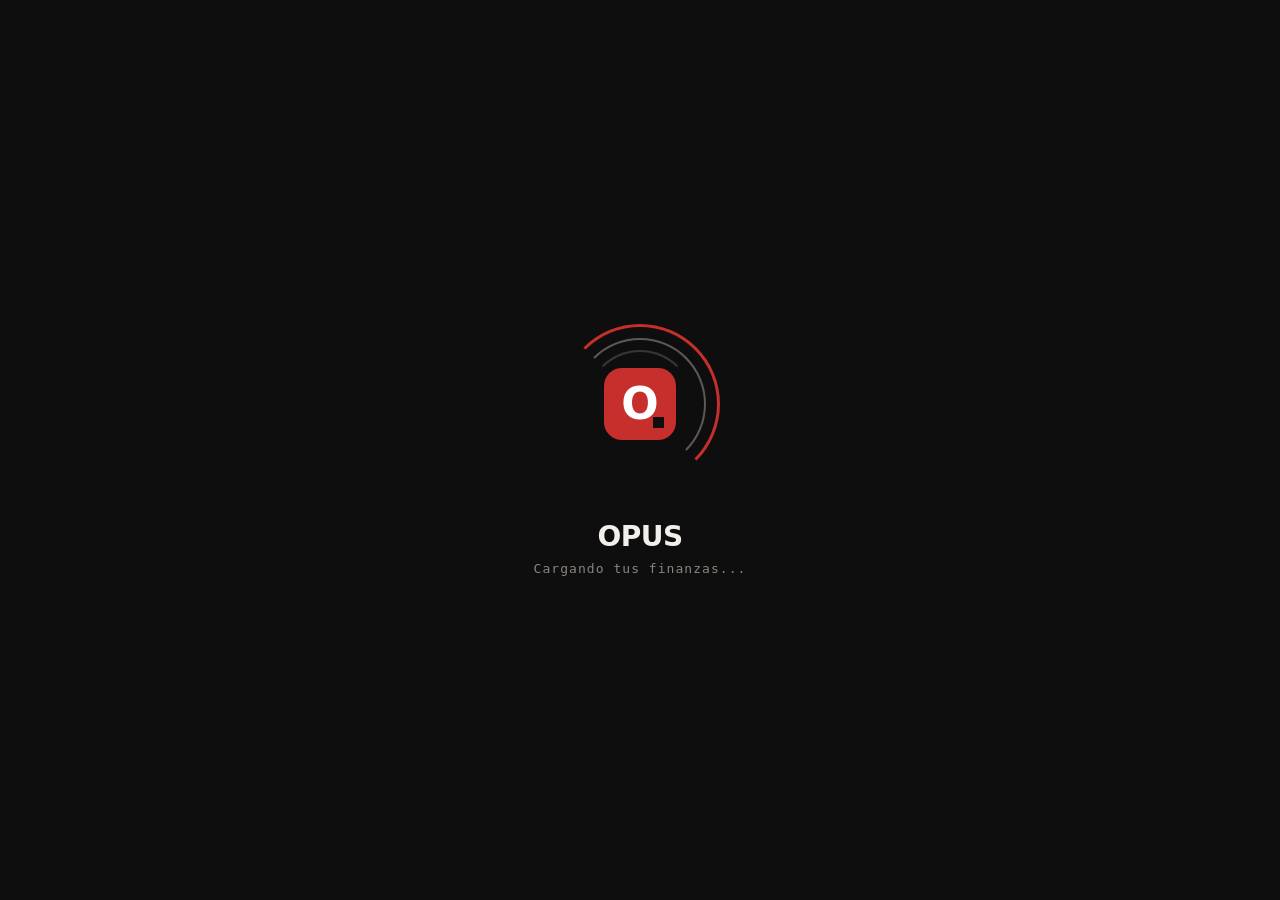
<file: index.html>
<!DOCTYPE html>
<html lang="es">
<head>
<meta charset="utf-8">
<meta name="viewport" content="width=device-width, initial-scale=1">
<meta http-equiv="Content-Security-Policy" content="default-src 'none'; script-src 'self' https://accounts.google.com https://cdnjs.cloudflare.com; style-src 'self' 'unsafe-inline' https://fonts.googleapis.com https://accounts.google.com; font-src https://fonts.gstatic.com; img-src 'self' data: https://*.googleusercontent.com; connect-src 'self' https://script.google.com https://script.googleusercontent.com https://cdnjs.cloudflare.com https://accounts.google.com; frame-src https://accounts.google.com; worker-src 'self' blob:; manifest-src 'self'; base-uri 'none'; form-action 'none'">
<meta name="theme-color" content="#0F0E0E">
<meta name="apple-mobile-web-app-capable" content="yes">
<meta name="mobile-web-app-capable" content="yes">
<meta name="apple-mobile-web-app-title" content="OPUS">
<meta name="apple-mobile-web-app-status-bar-style" content="black">
<title>OPUS</title>
<link rel="manifest" href="manifest.webmanifest">
<link rel="icon" type="image/png" href="icon-192.png">
<link rel="apple-touch-icon" href="apple-touch-icon.png">
<link href="https://fonts.googleapis.com/css2?family=Geist:wght@400;500;600;700;800&family=Geist+Mono:wght@400;500;600&display=swap" rel="stylesheet">
<script src="tema.js?v=20261106161432"></script>
<link rel="stylesheet" href="app.css?v=20261106161432">
<script src="config.js?v=20261106161432"></script>
<script src="https://accounts.google.com/gsi/client" async defer></script>
</head>
<body>

<div class="top">
  <div class="brand"><div class="logo"><span>O</span><i></i></div><span class="word">OPUS</span></div>
  <div class="tabs" id="tabs"></div>
  <div class="cabder">
    <div class="tcbox"><span class="tc" id="tcval">TC: —</span><div class="seg mini-seg" id="vmon" title="Ver todos los montos en pesos o en dólares"><button type="button" data-m="ARS">ARS</button><button type="button" data-m="USD">USD</button></div></div>
    <button type="button" class="ojo" id="ojo" title="Ocultar saldos" aria-label="Ocultar saldos" aria-pressed="false"></button>
    <button type="button" class="tema" id="tema" title="Cambiar a modo claro" aria-label="Cambiar a modo claro"></button>
  </div>
</div>

<div class="page" id="page"></div>

<div class="opus-loader" id="loader" role="status" aria-live="polite">
  <div class="opus-loader__mark" aria-hidden="true">
    <div class="opus-loader__arc opus-loader__arc--1"></div>
    <div class="opus-loader__arc opus-loader__arc--2"></div>
    <div class="opus-loader__arc opus-loader__arc--3"></div>
    <div class="opus-loader__tile"><span class="opus-loader__o">O</span><span class="opus-loader__notch"></span></div>
  </div>
  <div class="opus-loader__text">
    <span class="opus-loader__word">OPUS</span>
    <span class="opus-loader__label">Cargando tus finanzas<span class="opus-loader__dots">...</span></span>
  </div>
</div>

<div class="opus-login hide" id="login">
  <div class="logo logo--grande"><span>O</span><i></i></div>
  <div class="opus-login__word">OPUS</div>
  <div class="opus-login__sub">Acceso privado</div>
  <div id="gbtn"></div>
  <div class="opus-login__msg" id="loginmsg"></div>
  <button class="opus-login__link" id="miplanilla" type="button">Usar mi propia planilla</button>
  <div class="opus-login__own hide" id="miplanillabox">
    <input class="in" id="apiurl" placeholder="Pegá acá la dirección de tu OPUS (termina en /exec)" autocomplete="off" autocapitalize="off" spellcheck="false">
    <div class="opus-login__btns"><button class="btn primary" id="apiguardar" type="button">Usar esta planilla</button><button class="btn hide" id="apireset" type="button">Volver a la original</button></div>
    <a class="opus-login__ayuda" href="instalar.html">¿Cómo la armo?</a>
  </div>
</div>

<div id="modal" class="hide"></div>
<div id="toast" class="hide"></div>

<script src="app.js?v=20261106161432"></script>
</body>
</html>
</file>
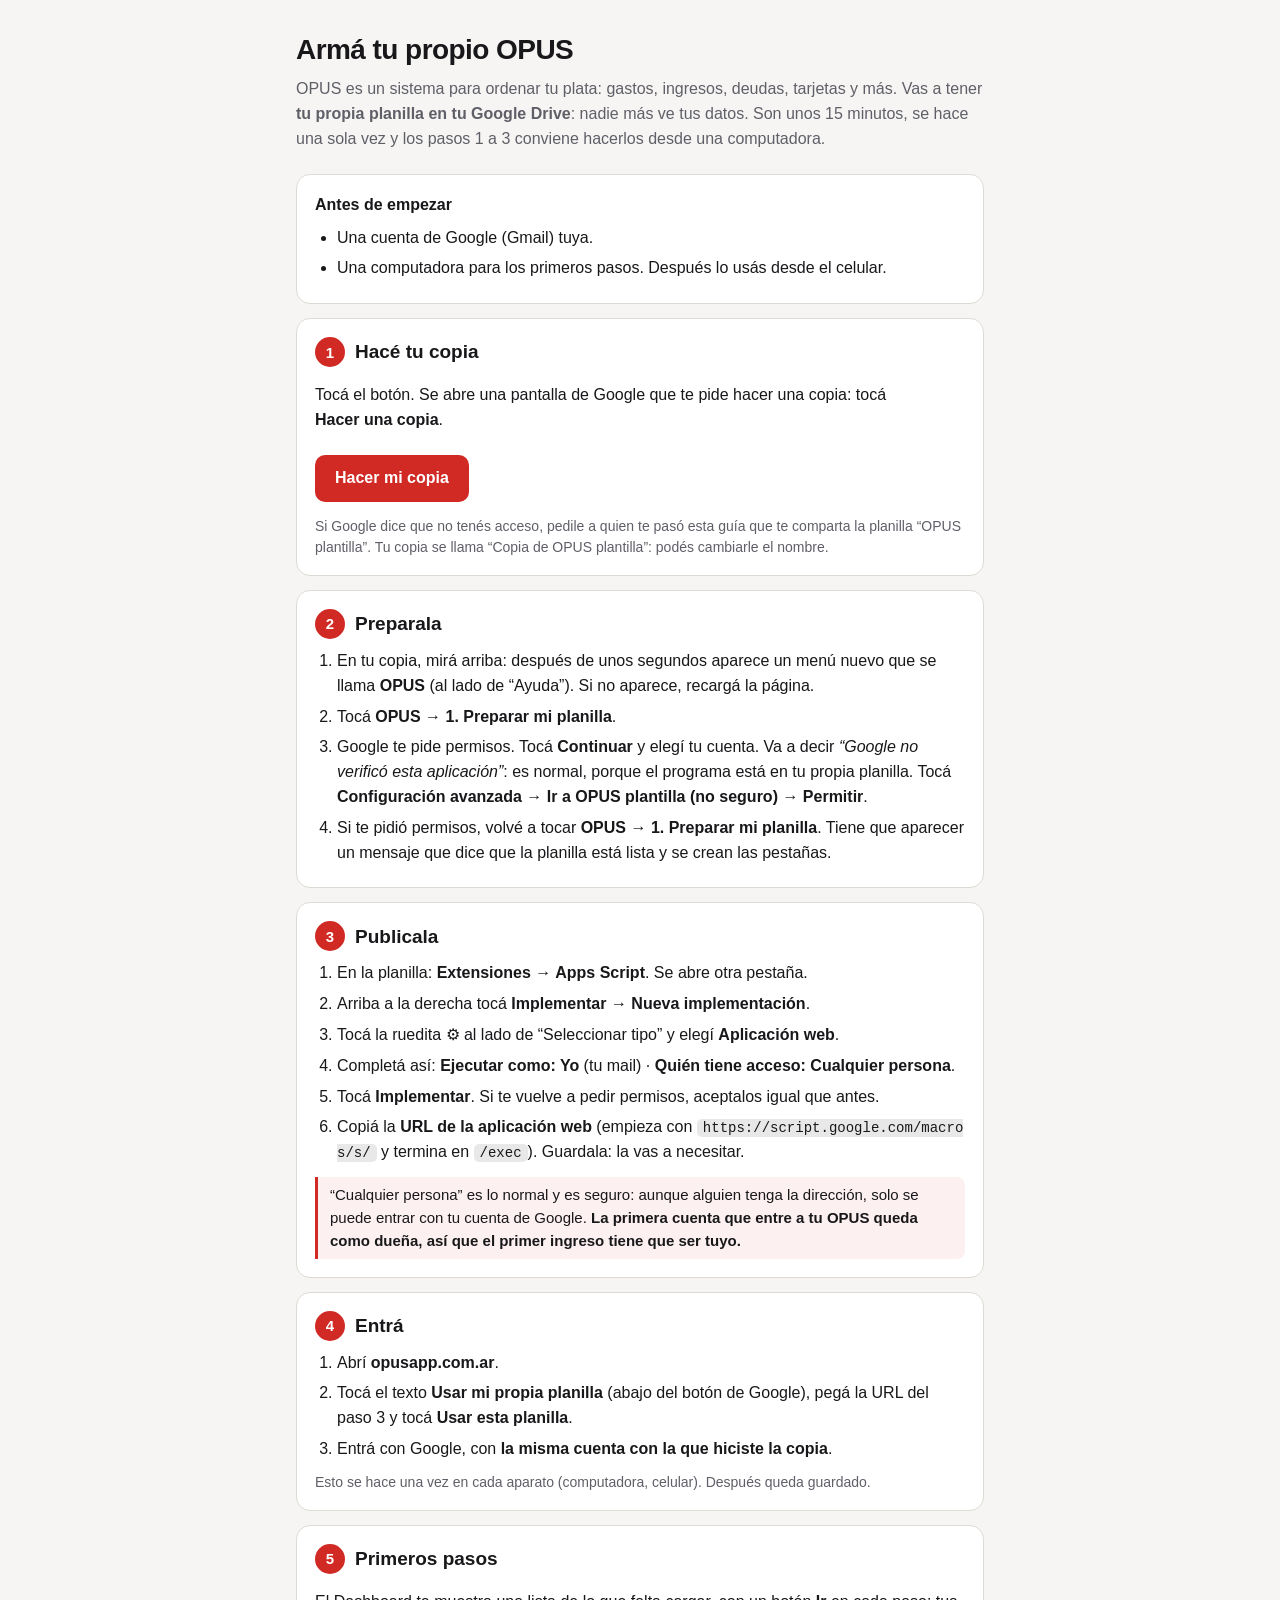
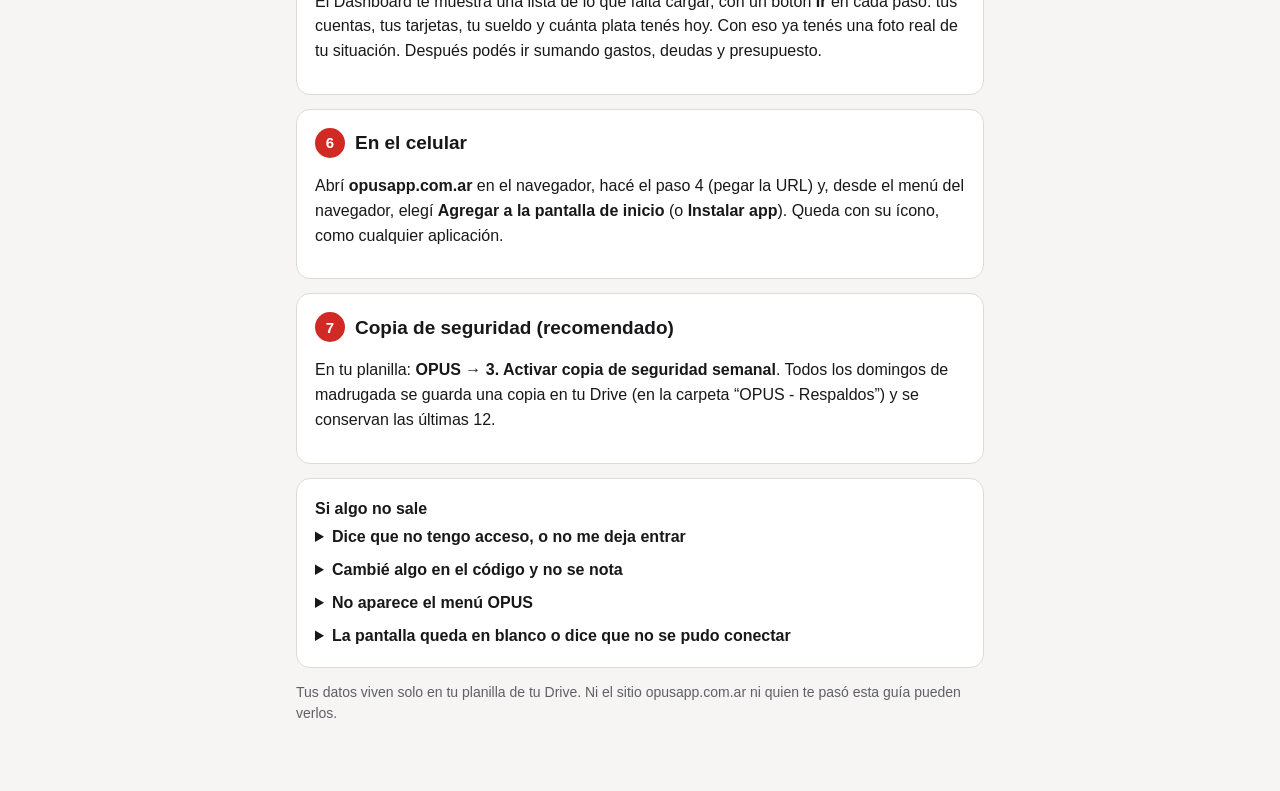
<file: instalar.html>
<!doctype html>
<html lang="es">
<head>
<meta charset="utf-8">
<meta name="viewport" content="width=device-width, initial-scale=1">
<title>Armá tu propio OPUS</title>
<meta name="robots" content="noindex">
<style>
  :root { --bg:#0b0b0c; --card:#161618; --text:#f4f4f5; --muted:#a1a1aa; --border:#2a2a2e; --accent:#e5322d; --ok:#2e9d5b; }
  @media (prefers-color-scheme: light) { :root { --bg:#f6f5f3; --card:#ffffff; --text:#18181b; --muted:#5f5f68; --border:#dedbd6; --accent:#d12a25; --ok:#1f7a45; } }
  * { box-sizing:border-box; }
  body { margin:0; background:var(--bg); color:var(--text); font:16px/1.55 -apple-system, "Segoe UI", Roboto, Helvetica, Arial, sans-serif; }
  main { max-width:720px; margin:0 auto; padding:28px 16px 64px; }
  h1 { font-size:28px; letter-spacing:-.02em; margin:0 0 6px; }
  h2 { font-size:19px; margin:0 0 10px; display:flex; gap:10px; align-items:center; }
  .n { flex:none; width:30px; height:30px; border-radius:50%; background:var(--accent); color:#fff; font-weight:700; display:grid; place-items:center; font-size:15px; }
  .lead { color:var(--muted); margin:0 0 22px; }
  .card { background:var(--card); border:1px solid var(--border); border-radius:14px; padding:18px 18px 14px; margin:0 0 14px; }
  ol, ul { margin:8px 0; padding-left:22px; } li { margin:6px 0; }
  .btn { display:inline-block; background:var(--accent); color:#fff; text-decoration:none; font-weight:600; padding:11px 20px; border-radius:10px; margin:6px 0 4px; }
  .nota { color:var(--muted); font-size:14px; margin:10px 0 2px; }
  .aviso { border-left:3px solid var(--accent); padding:6px 12px; margin:12px 0 4px; background:rgba(229,50,45,.07); border-radius:0 8px 8px 0; font-size:15px; }
  code { background:rgba(127,127,127,.18); padding:1px 6px; border-radius:5px; font-size:14px; word-break:break-all; }
  b.k { white-space:nowrap; }
  a { color:inherit; }
  details summary { cursor:pointer; font-weight:600; padding:4px 0; }
</style>
</head>
<body>
<main>
  <h1>Armá tu propio OPUS</h1>
  <p class="lead">OPUS es un sistema para ordenar tu plata: gastos, ingresos, deudas, tarjetas y más. Vas a tener <b>tu propia planilla en tu Google Drive</b>: nadie más ve tus datos. Son unos 15 minutos, se hace una sola vez y los pasos 1 a 3 conviene hacerlos desde una computadora.</p>

  <div class="card">
    <b>Antes de empezar</b>
    <ul>
      <li>Una cuenta de Google (Gmail) tuya.</li>
      <li>Una computadora para los primeros pasos. Después lo usás desde el celular.</li>
    </ul>
  </div>

  <div class="card">
    <h2><span class="n">1</span> Hacé tu copia</h2>
    <p>Tocá el botón. Se abre una pantalla de Google que te pide hacer una copia: tocá <b class="k">Hacer una copia</b>.</p>
    <a class="btn" href="https://docs.google.com/spreadsheets/d/1snBwnjV02i9Cb_u-U3SfsxqEX6mUc9itFOIc7mzUOTY/copy" target="_blank" rel="noopener">Hacer mi copia</a>
    <p class="nota">Si Google dice que no tenés acceso, pedile a quien te pasó esta guía que te comparta la planilla “OPUS plantilla”. Tu copia se llama “Copia de OPUS plantilla”: podés cambiarle el nombre.</p>
  </div>

  <div class="card">
    <h2><span class="n">2</span> Preparala</h2>
    <ol>
      <li>En tu copia, mirá arriba: después de unos segundos aparece un menú nuevo que se llama <b class="k">OPUS</b> (al lado de “Ayuda”). Si no aparece, recargá la página.</li>
      <li>Tocá <b class="k">OPUS → 1. Preparar mi planilla</b>.</li>
      <li>Google te pide permisos. Tocá <b class="k">Continuar</b> y elegí tu cuenta. Va a decir <i>“Google no verificó esta aplicación”</i>: es normal, porque el programa está en tu propia planilla. Tocá <b class="k">Configuración avanzada</b> → <b class="k">Ir a OPUS plantilla (no seguro)</b> → <b class="k">Permitir</b>.</li>
      <li>Si te pidió permisos, volvé a tocar <b class="k">OPUS → 1. Preparar mi planilla</b>. Tiene que aparecer un mensaje que dice que la planilla está lista y se crean las pestañas.</li>
    </ol>
  </div>

  <div class="card">
    <h2><span class="n">3</span> Publicala</h2>
    <ol>
      <li>En la planilla: <b class="k">Extensiones → Apps Script</b>. Se abre otra pestaña.</li>
      <li>Arriba a la derecha tocá <b class="k">Implementar → Nueva implementación</b>.</li>
      <li>Tocá la ruedita ⚙ al lado de “Seleccionar tipo” y elegí <b class="k">Aplicación web</b>.</li>
      <li>Completá así: <b>Ejecutar como: Yo</b> (tu mail) · <b>Quién tiene acceso: Cualquier persona</b>.</li>
      <li>Tocá <b class="k">Implementar</b>. Si te vuelve a pedir permisos, aceptalos igual que antes.</li>
      <li>Copiá la <b>URL de la aplicación web</b> (empieza con <code>https://script.google.com/macros/s/</code> y termina en <code>/exec</code>). Guardala: la vas a necesitar.</li>
    </ol>
    <div class="aviso">“Cualquier persona” es lo normal y es seguro: aunque alguien tenga la dirección, solo se puede entrar con tu cuenta de Google. <b>La primera cuenta que entre a tu OPUS queda como dueña, así que el primer ingreso tiene que ser tuyo.</b></div>
  </div>

  <div class="card">
    <h2><span class="n">4</span> Entrá</h2>
    <ol>
      <li>Abrí <b>opusapp.com.ar</b>.</li>
      <li>Tocá el texto <b class="k">Usar mi propia planilla</b> (abajo del botón de Google), pegá la URL del paso 3 y tocá <b class="k">Usar esta planilla</b>.</li>
      <li>Entrá con Google, con <b>la misma cuenta con la que hiciste la copia</b>.</li>
    </ol>
    <p class="nota">Esto se hace una vez en cada aparato (computadora, celular). Después queda guardado.</p>
  </div>

  <div class="card">
    <h2><span class="n">5</span> Primeros pasos</h2>
    <p>El Dashboard te muestra una lista de lo que falta cargar, con un botón <b class="k">Ir</b> en cada paso: tus cuentas, tus tarjetas, tu sueldo y cuánta plata tenés hoy. Con eso ya tenés una foto real de tu situación. Después podés ir sumando gastos, deudas y presupuesto.</p>
  </div>

  <div class="card">
    <h2><span class="n">6</span> En el celular</h2>
    <p>Abrí <b>opusapp.com.ar</b> en el navegador, hacé el paso 4 (pegar la URL) y, desde el menú del navegador, elegí <b class="k">Agregar a la pantalla de inicio</b> (o <b class="k">Instalar app</b>). Queda con su ícono, como cualquier aplicación.</p>
  </div>

  <div class="card">
    <h2><span class="n">7</span> Copia de seguridad (recomendado)</h2>
    <p>En tu planilla: <b class="k">OPUS → 3. Activar copia de seguridad semanal</b>. Todos los domingos de madrugada se guarda una copia en tu Drive (en la carpeta “OPUS - Respaldos”) y se conservan las últimas 12.</p>
  </div>

  <div class="card">
    <b>Si algo no sale</b>
    <details><summary>Dice que no tengo acceso, o no me deja entrar</summary>
      <p>Entraste con una cuenta de Google distinta a la que hizo la copia, y esa quedó como dueña. En la planilla: <b class="k">Extensiones → Apps Script → Configuración del proyecto (⚙)</b> → bajá hasta “Propiedades de la secuencia de comandos” y editá o borrá <code>OPUS_EMAIL</code>. Si la borrás, la próxima cuenta que entre queda como dueña.</p></details>
    <details><summary>Cambié algo en el código y no se nota</summary>
      <p>En Apps Script: <b class="k">Implementar → Administrar implementaciones</b> → el lápiz → <b>Versión: Nueva versión</b> → Implementar. La URL no cambia.</p></details>
    <details><summary>No aparece el menú OPUS</summary>
      <p>Recargá la planilla y esperá unos segundos. Tiene que ser la copia que hiciste (no la plantilla original).</p></details>
    <details><summary>La pantalla queda en blanco o dice que no se pudo conectar</summary>
      <p>Revisá que la URL que pegaste sea la de <b>tu</b> planilla y termine en <code>/exec</code>. En la pantalla de entrada podés tocar “Estás usando tu propia planilla · cambiar” para pegarla de nuevo.</p></details>
  </div>

  <p class="nota">Tus datos viven solo en tu planilla de tu Drive. Ni el sitio opusapp.com.ar ni quien te pasó esta guía pueden verlos.</p>
</main>
</body>
</html>
</file>
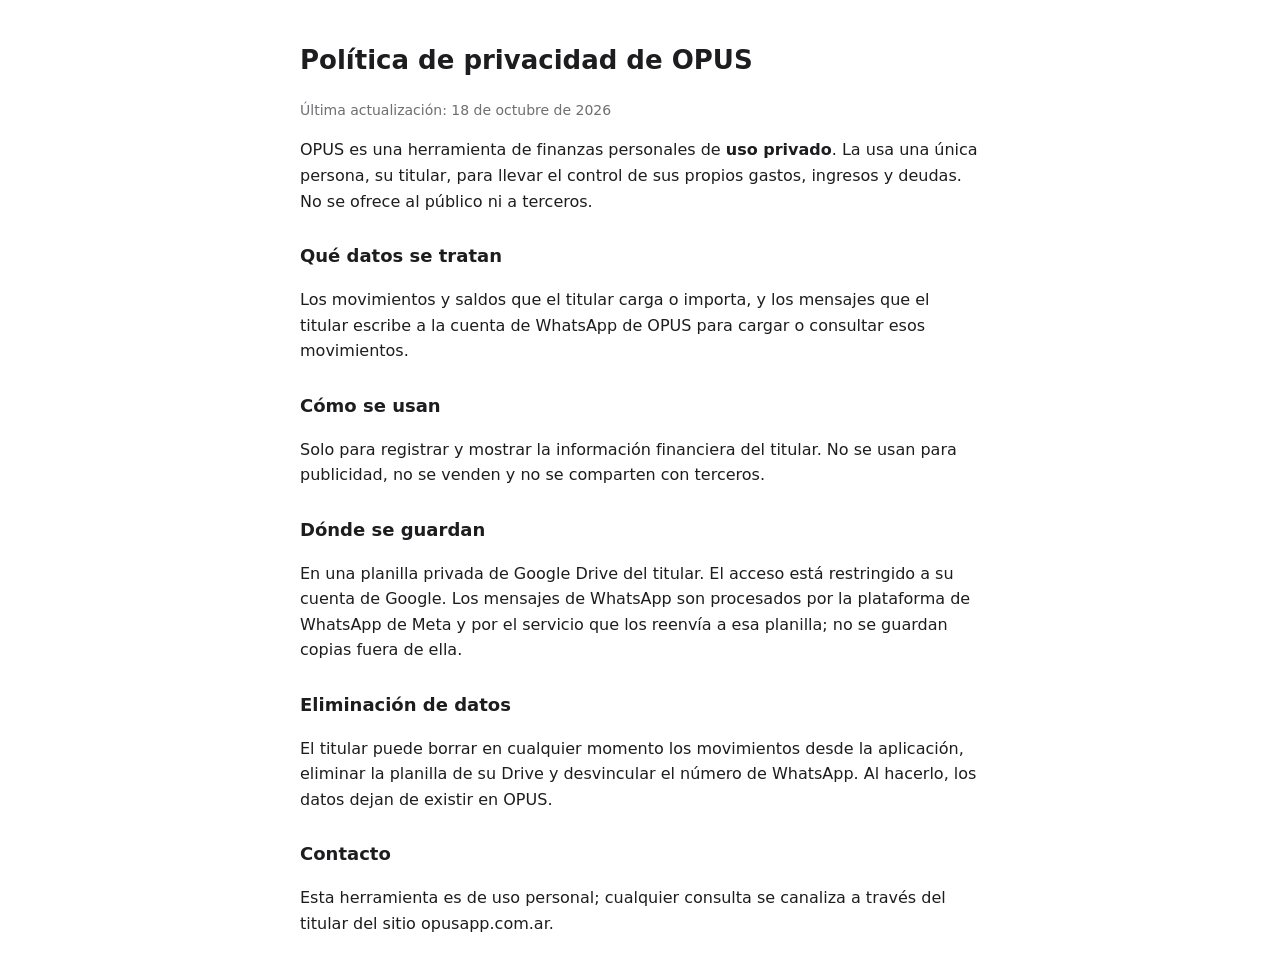
<file: privacidad.html>
<!DOCTYPE html>
<html lang="es">
<head>
<meta charset="utf-8">
<meta name="viewport" content="width=device-width, initial-scale=1">
<title>OPUS - Política de privacidad</title>
<style>
  body { font-family: system-ui, -apple-system, "Segoe UI", Roboto, sans-serif; max-width: 680px; margin: 40px auto; padding: 0 20px; line-height: 1.6; color: #1d1d1f; background: #fff; }
  h1 { font-size: 26px; } h2 { font-size: 18px; margin-top: 28px; }
  .mut { color: #6e6e73; font-size: 14px; }
</style>
</head>
<body>
<h1>Política de privacidad de OPUS</h1>
<p class="mut">Última actualización: 18 de octubre de 2026</p>

<p>OPUS es una herramienta de finanzas personales de <strong>uso privado</strong>. La usa una única persona, su titular, para llevar el control de sus propios gastos, ingresos y deudas. No se ofrece al público ni a terceros.</p>

<h2>Qué datos se tratan</h2>
<p>Los movimientos y saldos que el titular carga o importa, y los mensajes que el titular escribe a la cuenta de WhatsApp de OPUS para cargar o consultar esos movimientos.</p>

<h2>Cómo se usan</h2>
<p>Solo para registrar y mostrar la información financiera del titular. No se usan para publicidad, no se venden y no se comparten con terceros.</p>

<h2>Dónde se guardan</h2>
<p>En una planilla privada de Google Drive del titular. El acceso está restringido a su cuenta de Google. Los mensajes de WhatsApp son procesados por la plataforma de WhatsApp de Meta y por el servicio que los reenvía a esa planilla; no se guardan copias fuera de ella.</p>

<h2>Eliminación de datos</h2>
<p>El titular puede borrar en cualquier momento los movimientos desde la aplicación, eliminar la planilla de su Drive y desvincular el número de WhatsApp. Al hacerlo, los datos dejan de existir en OPUS.</p>

<h2>Contacto</h2>
<p>Esta herramienta es de uso personal; cualquier consulta se canaliza a través del titular del sitio opusapp.com.ar.</p>
</body>
</html>
</file>
<file: app.css>
:root {
    color-scheme:dark;
    --bg:#0F0E0E; --surface:#171615; --surface-2:#1A1918; --hover-row:#1C1B1A; --hover-item:#1F1D1C;
    --border:#232120; --border-row:#1E1C1B; --border-strong:#2A2826;
    --text:#F2EFEB; --text-2:#C9C4BE; --muted:#8A847E;
    --accent:#C62F2B; --danger:#E5574F; --accent-tint:#2A1514;
  }
  * { box-sizing:border-box; scrollbar-width:thin; scrollbar-color:var(--border-strong) transparent; }
  *::-webkit-scrollbar { height:8px; width:8px; }
  *::-webkit-scrollbar-thumb { background:var(--border-strong); border-radius:8px; }
  *::-webkit-scrollbar-track { background:transparent; }
  html, body { margin:0; background:var(--bg); color:var(--text); }
  body { font-family:'Geist',system-ui,sans-serif; font-size:14px; font-weight:500; -webkit-font-smoothing:antialiased; }
  .mono { font-family:'Geist Mono',ui-monospace,monospace; font-variant-numeric:tabular-nums; }
  .mut { color:var(--muted); }
  button, input, select { font:inherit; color:inherit; }

  .top { display:flex; align-items:center; gap:40px; padding:0 36px; height:72px; border-bottom:1px solid var(--border); }
  .brand { display:flex; align-items:center; gap:12px; }
  .logo { width:34px; height:34px; background:var(--accent); border-radius:9px; position:relative; display:flex; align-items:center; justify-content:center; }
  .logo span { color:#fff; font-size:20px; font-weight:800; }
  .logo i { position:absolute; right:6px; bottom:6px; width:5px; height:5px; background:var(--bg); }
  .word { font-size:20px; font-weight:700; letter-spacing:-.02em; }
  .tabs { display:flex; gap:4px; height:100%; align-items:stretch; }
  .tab { display:flex; align-items:center; padding:0 14px; font-size:15px; cursor:pointer; color:var(--muted); border:0; background:none; border-bottom:2px solid transparent; margin-bottom:-1px; white-space:nowrap; }
  .tab:hover { color:var(--text); }
  .tab.on { color:var(--text); border-bottom-color:var(--accent); }
  .conn { margin-left:auto; font-size:13px; color:var(--muted); white-space:nowrap; overflow:hidden; text-overflow:ellipsis; max-width:300px; }

  .page { padding:30px 36px 60px; display:flex; flex-direction:column; gap:18px; max-width:1500px; margin:0 auto; }
  h1 { margin:0; font-size:26px; font-weight:700; letter-spacing:-.02em; }
  .sub { color:var(--muted); font-size:13px; margin-top:6px; font-weight:400; }

  .pills { display:flex; gap:8px; overflow-x:auto; padding-bottom:2px; }
  .pill { display:flex; align-items:center; gap:8px; height:36px; padding:0 14px; border-radius:999px; cursor:pointer; font-size:13px; white-space:nowrap; background:transparent; color:var(--text-2); border:1px solid var(--border-strong); }
  .pill:hover { border-color:var(--muted); }
  .pill.on { background:var(--text); color:var(--bg); border-color:var(--text); }
  .pill small { font-family:'Geist Mono',monospace; font-size:11px; opacity:.65; }

  .card { background:var(--surface); border:1px solid var(--border); border-radius:12px; }
  .toolbar { display:flex; gap:8px; align-items:center; flex-wrap:wrap; }
  .search { display:flex; align-items:center; gap:10px; background:var(--surface); border:1px solid var(--border-strong); border-radius:10px; padding:0 14px; width:260px; height:40px; }
  .search .lupa { width:10px; height:10px; border:1.5px solid var(--muted); border-radius:50%; flex:none; }
  .search input { border:0; outline:0; background:transparent; flex:1; min-width:0; font-size:14px; }
  .count { margin-left:auto; font-size:13px; color:var(--muted); }
  .btn { height:40px; padding:0 18px; border-radius:10px; border:1px solid var(--border-strong); background:transparent; cursor:pointer; font-size:14px; font-weight:600; }
  .btn:hover { border-color:var(--muted); }
  .btn.primary { background:var(--accent); border-color:var(--accent); color:#fff; }
  .btn.primary:hover { filter:brightness(1.1); }
  .btn.danger { color:var(--danger); border-color:var(--accent-tint); background:var(--accent-tint); }
  .btn:disabled { opacity:.5; cursor:default; }

  .tablewrap { overflow-x:auto; }
  table { width:100%; border-collapse:collapse; min-width:640px; }
  th { text-align:left; padding:13px 16px; font-size:12px; font-weight:600; letter-spacing:.05em; text-transform:uppercase; color:var(--muted); border-bottom:1px solid var(--border); white-space:nowrap; }
  td { padding:12px 16px; border-bottom:1px solid var(--border-row); white-space:nowrap; max-width:320px; overflow:hidden; text-overflow:ellipsis; }
  tbody tr { cursor:pointer; }
  tbody tr:hover { background:var(--hover-row); }
  tbody tr:last-child td { border-bottom:0; }
  th.r, td.r { text-align:right; }
  .chip { display:inline-block; padding:3px 10px; border-radius:999px; font-size:12px; font-weight:600; border:1px solid var(--border-strong); color:var(--muted); }
  .chip.on { background:var(--text); color:var(--bg); border-color:var(--text); }
  .vacio { padding:40px 20px; text-align:center; color:var(--muted); }

  .rev { padding:0; }
  .rev summary { cursor:pointer; list-style:none; padding:14px 20px; display:flex; align-items:center; gap:10px; font-weight:600; }
  .rev summary::-webkit-details-marker { display:none; }
  .rev .n { background:var(--accent); color:#fff; border-radius:999px; font-size:12px; padding:2px 9px; }
  .rev ul { list-style:none; margin:0; padding:0 20px 10px; }
  .rev li { display:flex; gap:12px; align-items:center; padding:10px 0; border-top:1px solid var(--border-row); font-size:13px; flex-wrap:wrap; }
  .rev li .t { flex:1; min-width:220px; }
  .rev li .t b { font-weight:600; }
  .mini { height:30px; padding:0 12px; border-radius:8px; border:1px solid var(--border-strong); background:transparent; cursor:pointer; font-size:12px; font-weight:600; }
  .mini:hover { border-color:var(--muted); }
  .mini.fix { background:var(--text); color:var(--bg); border-color:var(--text); }
  .aviso { padding:12px 20px; border-radius:12px; background:var(--accent-tint); border:1px solid var(--accent); font-size:13px; }

  .overlay { position:fixed; inset:0; background:rgba(0,0,0,.6); display:flex; justify-content:flex-end; z-index:20; }
  .panel { width:460px; max-width:100%; height:100%; background:var(--surface); border-left:1px solid var(--border); display:flex; flex-direction:column; }
  .panel header { padding:20px 24px; border-bottom:1px solid var(--border); display:flex; align-items:center; justify-content:space-between; }
  .panel header h2 { margin:0; font-size:18px; font-weight:700; letter-spacing:-.02em; }
  .x { background:none; border:0; color:var(--muted); font-size:22px; cursor:pointer; padding:0 4px; }
  .panel .body { flex:1; overflow-y:auto; padding:8px 24px 24px; }
  .panel footer { padding:16px 24px; border-top:1px solid var(--border); display:flex; gap:8px; flex-wrap:wrap; }
  .panel footer .btn.primary { flex:1; }
  label.f { display:block; margin-top:16px; font-size:13px; color:var(--muted); font-weight:500; }
  label.f b { color:var(--accent); font-weight:600; }
  .in { width:100%; height:40px; margin-top:6px; padding:0 12px; background:var(--bg); border:1px solid var(--border-strong); border-radius:10px; outline:0; font-size:14px; }
  .in:focus { border-color:var(--muted); }
  select.in { appearance:none; background-image:linear-gradient(45deg,transparent 50%,var(--muted) 50%),linear-gradient(135deg,var(--muted) 50%,transparent 50%); background-position:calc(100% - 18px) 17px, calc(100% - 13px) 17px; background-size:5px 5px; background-repeat:no-repeat; padding-right:32px; }
  .in[readonly] { color:var(--muted); }
  .ayuda { margin-top:5px; font-size:12px; color:var(--muted); font-weight:400; }
  .errbox { margin-top:16px; margin-bottom:4px; padding:12px 14px; background:var(--accent-tint); border:1px solid var(--accent); border-radius:10px; font-size:13px; white-space:pre-line; }
  /* Pantalla de carga (OPUS Loader) */
  .opus-loader { position:fixed; inset:0; z-index:50; background:var(--bg); display:flex; flex-direction:column; align-items:center; justify-content:center; gap:36px; color:var(--text);
    --speed:1; --ring-2:#5E5955; --ring-3:#3A3634; transition:opacity .2s ease; }
  .opus-loader__mark { position:relative; width:160px; height:160px; }
  .opus-loader__arc { position:absolute; border-radius:50%; border-style:solid; border-color:transparent; }
  .opus-loader__arc--1 { inset:0; border-width:3px; border-top-color:var(--accent); border-right-color:var(--accent); animation:opus-spin calc(1.4s / var(--speed)) cubic-bezier(.6,.15,.4,.85) infinite; }
  .opus-loader__arc--2 { inset:14px; border-width:2px; border-top-color:var(--ring-2); border-right-color:var(--ring-2); animation:opus-spin-r calc(2.2s / var(--speed)) cubic-bezier(.6,.15,.4,.85) infinite; }
  .opus-loader__arc--3 { inset:26px; border-width:2px; border-top-color:var(--ring-3); animation:opus-spin calc(3.2s / var(--speed)) linear infinite; }
  .opus-loader__tile { position:absolute; inset:44px; background:var(--accent); border-radius:18px; display:flex; align-items:center; justify-content:center; animation:opus-pulse calc(1.4s / var(--speed)) ease-in-out infinite; }
  .opus-loader__o { color:#fff; font-size:44px; font-weight:800; line-height:1; }
  .opus-loader__notch { position:absolute; right:12px; bottom:12px; width:11px; height:11px; background:var(--bg); animation:opus-blink calc(1.4s / var(--speed)) ease-in-out infinite; }
  .opus-loader__text { display:flex; flex-direction:column; align-items:center; gap:8px; }
  .opus-loader__word { font-size:28px; font-weight:700; letter-spacing:-.02em; }
  .opus-loader__label { display:flex; font-family:'Geist Mono',monospace; font-size:13px; font-weight:400; color:var(--muted); letter-spacing:.08em; }
  .opus-loader__dots { display:inline-block; overflow:hidden; white-space:nowrap; animation:opus-dots calc(1.2s / var(--speed)) steps(1) infinite; }
  @keyframes opus-spin { to { transform:rotate(360deg); } }
  @keyframes opus-spin-r { to { transform:rotate(-360deg); } }
  @keyframes opus-pulse { 0%,100% { transform:scale(1); } 50% { transform:scale(.94); } }
  @keyframes opus-blink { 0%,100% { opacity:1; } 50% { opacity:.25; } }
  @keyframes opus-dots { 0% { width:0; } 33% { width:.4em; } 66% { width:.8em; } 100% { width:1.2em; } }
  @media (prefers-reduced-motion:reduce) { .opus-loader * { animation-duration:0s !important; animation-iteration-count:1 !important; } }

  .drop { display:flex; flex-direction:column; align-items:center; justify-content:center; gap:8px; padding:56px 20px; border:1.5px dashed var(--border-strong); border-radius:12px; cursor:pointer; text-align:center; background:var(--surface); }
  .drop:hover, .drop.over { border-color:var(--muted); background:var(--hover-item); }
  .drop b { font-size:16px; font-weight:600; }
  .drop input { display:none; }
  .kpis { display:grid; grid-template-columns:repeat(4,minmax(0,1fr)); gap:12px; }
  .kpi { padding:16px 18px; display:flex; flex-direction:column; gap:6px; }
  .kpi .l { font-size:13px; color:var(--muted); font-weight:400; }
  .kpi .v { font-family:'Geist Mono',monospace; font-size:20px; font-weight:600; letter-spacing:-.02em; }
  .kpi .s { font-size:12px; color:var(--muted); font-weight:400; }
  .bad { color:var(--danger); }
  .opts { display:flex; gap:20px; align-items:center; flex-wrap:wrap; padding:14px 20px; }
  .opts label { display:flex; gap:8px; align-items:center; font-size:13px; color:var(--text-2); cursor:pointer; }
  input[type=checkbox] { width:16px; height:16px; accent-color:var(--accent); }
  .imp td { white-space:normal; max-width:none; vertical-align:top; }
  .imp td.r, .imp td.mono { white-space:nowrap; }
  .imp tr.dup td { opacity:.45; }
  .imp tr.sin td:first-child { box-shadow:inset 3px 0 0 var(--accent); }
  .imp tr:hover { background:transparent; }
  .imp select.in, .imp input.in { height:34px; margin-top:0; font-size:13px; min-width:150px; }
  .imp .rec { display:flex; gap:6px; align-items:center; font-size:12px; color:var(--muted); font-weight:400; white-space:nowrap; cursor:pointer; }
  .tag { display:inline-block; padding:2px 8px; border-radius:6px; font-size:11px; font-weight:600; border:1px solid var(--border-strong); color:var(--muted); }
  #toast { position:fixed; left:50%; bottom:28px; transform:translateX(-50%); background:var(--text); color:var(--bg); padding:10px 18px; border-radius:999px; font-size:13px; font-weight:600; z-index:30; }
  .hide { display:none !important; }

  @media (max-width:720px) {
    .top { padding:0 16px; gap:16px; height:60px; }
    .conn { display:none; }
    .page { padding:20px 16px 60px; }
    .search { width:100%; }
    .count { margin-left:0; }
    .kpis { grid-template-columns:1fr 1fr; }
    .panel { width:100%; border-left:0; }
  }

/* Acceso y salir */
.salir { margin-left:auto; height:34px; padding:0 14px; border-radius:999px; border:1px solid var(--border-strong); background:transparent; color:var(--muted); font-size:13px; cursor:pointer; }
.salir:hover { color:var(--text); border-color:var(--muted); }
.logo--grande { width:64px; height:64px; border-radius:16px; }
.logo--grande span { font-size:38px; }
.logo--grande i { right:11px; bottom:11px; width:9px; height:9px; }
.opus-login { position:fixed; inset:0; z-index:60; background:var(--bg); display:flex; flex-direction:column; align-items:center; justify-content:center; gap:14px; }
.opus-login__word { font-size:28px; font-weight:700; letter-spacing:-.02em; }
.opus-login__sub { font-size:13px; color:var(--muted); font-weight:400; margin-bottom:14px; }
.opus-login__msg { font-size:13px; color:var(--danger); min-height:18px; max-width:320px; text-align:center; }

/* Movimientos */
.titulo-fila { display:flex; align-items:center; justify-content:space-between; gap:16px; flex-wrap:wrap; }
.seg { display:flex; gap:4px; background:var(--surface-2); border-radius:999px; padding:4px; overflow-x:auto; max-width:100%; }
.seg button { border:0; background:transparent; color:var(--muted); font-size:13px; padding:6px 12px; border-radius:999px; cursor:pointer; white-space:nowrap; }
.seg button.on { background:var(--text); color:var(--bg); font-weight:600; }
.donutbox { padding:24px; display:grid; grid-template-columns:200px 1fr; gap:32px; align-items:center; }
.donut { width:190px; height:190px; border-radius:50%; position:relative; }
.donut .hole { position:absolute; inset:26px; background:var(--surface); border-radius:50%; display:flex; flex-direction:column; align-items:center; justify-content:center; gap:2px; text-align:center; }
.legend { display:grid; grid-template-columns:repeat(2, minmax(0,1fr)); gap:4px 16px; }
.leg { display:grid; grid-template-columns:18px 1fr auto 44px; gap:6px; align-items:center; padding:9px 12px; border-radius:8px; cursor:pointer; }
.leg:hover { background:var(--hover-item); }
.leg.on { background:var(--accent-tint); font-weight:700; }
.leg .sw { width:8px; height:8px; border-radius:2px; }
.leg .mono { font-size:13px; }
.leg .pc { font-size:12px; text-align:right; }
.dot { display:inline-block; width:6px; height:6px; border-radius:50%; margin-right:8px; vertical-align:middle; }
.pill.rojo { background:var(--accent); border-color:var(--accent); color:#fff; font-weight:600; }
.movt td.desc { white-space:normal; min-width:200px; }
.movt td.neg, .neg { color:var(--danger); }
.movt th.ord { cursor:pointer; user-select:none; }
.neto { display:flex; justify-content:space-between; padding:13px 20px; font-size:13px; border-top:1px solid var(--border); }
.datos { margin-top:6px; }
.dato { display:flex; justify-content:space-between; gap:16px; padding:9px 0; border-bottom:1px solid var(--border-row); font-size:13px; }
.dato span:last-child { text-align:right; word-break:break-word; }
label.recl { display:flex; gap:8px; align-items:center; color:var(--text-2); cursor:pointer; }
@media (max-width:720px) {
  .donutbox { grid-template-columns:1fr; justify-items:center; gap:20px; padding:18px; }
  .legend { grid-template-columns:1fr; width:100%; }
  .cuentacol, .tipocol { display:none; }
}

/* Celular: menú superior que cabe y importes que no se parten */
@media (max-width:720px) {
  .top { gap:6px; }
  .tabs { min-width:0; overflow-x:auto; scrollbar-width:none; }
  .tabs::-webkit-scrollbar { display:none; }
  .tab { padding:0 8px; font-size:13.5px; }
  .salir { padding:0 12px; flex:none; }
  .kpi .v { font-size:16px; }
  .opus-loader .word, .opus-login__word { display:block; }
}

.kpis.cinco { grid-template-columns:repeat(5, minmax(0,1fr)); }
@media (max-width:1100px) { .kpis.cinco { grid-template-columns:repeat(3, minmax(0,1fr)); } }
@media (max-width:720px) { .kpis.cinco { grid-template-columns:1fr 1fr; } }

/* Deudas */
.dgrid { display:grid; grid-template-columns:repeat(auto-fill, minmax(300px, 1fr)); gap:12px; }
.dcard { padding:18px 20px; display:flex; flex-direction:column; gap:4px; }
.dtop { display:flex; justify-content:space-between; gap:10px; align-items:flex-start; }
.small { font-size:12.5px; font-weight:400; }
.grande { font-size:24px; font-weight:600; letter-spacing:-.02em; }
.barra { height:8px; border-radius:999px; background:var(--surface-2); overflow:hidden; margin:8px 0 4px; }
.barra i { display:block; height:100%; background:var(--text); border-radius:999px; }
.seccion { font-size:12px; text-transform:uppercase; letter-spacing:.05em; color:var(--muted); font-weight:600; margin:6px 0 -6px; }

/* Celular: el menú pasa a una segunda fila para que entren todas las solapas */
@media (max-width:720px) {
  .top { flex-wrap:wrap; height:auto; padding:10px 16px 0; row-gap:0; gap:0 8px; }
  .brand { order:1; height:44px; }
  .salir { order:2; margin-left:auto; align-self:center; }
  .tabs { order:3; width:100%; height:44px; }
  .tab { padding:0 9px; font-size:13.5px; }
}

/* Cargar */
.cargar { display:flex; flex-direction:column; gap:14px; max-width:560px; margin:0 auto; width:100%; }
.cuerpo-c { padding:18px 20px; }
.titulo-c { margin:0 0 10px; font-size:13px; text-transform:uppercase; letter-spacing:.05em; color:var(--muted); font-weight:600; }
.monto-grande { height:56px; font-size:28px; font-weight:600; text-align:center; font-family:'Geist Mono',monospace; }
.pend, .rec-fila { display:flex; align-items:center; gap:10px; padding:10px 0; border-top:1px solid var(--border-row); }
.pend:first-of-type, .rec-fila:first-of-type { border-top:0; }
.pend > div:first-child, .rec-fila > div:first-child { flex:1; }
.rec-desc { font-size:14px; overflow:hidden; text-overflow:ellipsis; white-space:nowrap; }
@media (max-width:720px) { .seg { flex-wrap:nowrap; } }

/* Resúmenes */
.fila-res { cursor:pointer; }
.fila-res:hover td { background:var(--surface-2); }

/* Dashboard */
.small { font-size:12px; font-weight:400; }
.dgrid-db { display:grid; grid-template-columns:repeat(2, minmax(0,1fr)); gap:14px; }
.dgrid-db .ancho { grid-column:1 / -1; }
.dgrid-db .card { min-width:0; }
.dfila { display:flex; align-items:baseline; gap:10px; padding:7px 0; border-top:1px solid var(--border-row); font-size:14px; }
.dfila:first-of-type { border-top:0; }
.dfila .n { flex:1; min-width:0; overflow-wrap:anywhere; }
.dfila .mono { white-space:nowrap; text-align:right; }
.dfila.total { border-top:1px solid var(--border-strong); margin-top:4px; padding-top:10px; }
.dgr { margin-bottom:10px; }
.dgr .dfila { border-top:0; padding:3px 0; }
.barra { height:6px; background:var(--surface-2); border-radius:4px; overflow:hidden; }
.barra i { display:block; height:100%; background:var(--text); border-radius:4px; }
.avisos { margin:0; padding-left:18px; display:flex; flex-direction:column; gap:8px; font-weight:400; line-height:1.45; }
.evol { display:flex; gap:10px; align-items:flex-end; height:190px; }
.evcol { flex:1; display:flex; flex-direction:column; align-items:center; gap:4px; height:100%; min-width:0; }
.evbars { flex:1; width:100%; display:flex; align-items:flex-end; justify-content:center; gap:4px; }
.evbars i { display:block; width:42%; max-width:26px; min-height:2px; border-radius:4px 4px 0 0; }
.sw.ing, .evbars i.ing { background:var(--text); }
.sw.gas, .evbars i.gas { background:var(--accent); }
.sw { display:inline-block; width:10px; height:10px; border-radius:3px; vertical-align:middle; }
.donutbox.chico { padding:0; grid-template-columns:160px minmax(0,1fr); gap:20px; }
.donutbox.chico .legend { grid-template-columns:minmax(0,1fr); gap:2px; }
.donutbox.chico .leg { grid-template-columns:14px minmax(0,1fr) auto 40px; padding:7px 8px; }
.donutbox.chico .leg .n { overflow:hidden; text-overflow:ellipsis; white-space:nowrap; }
.donutbox.chico .donut { width:160px; height:160px; }
.donutbox.chico .donut .hole { inset:22px; }
@media (max-width:1180px) { .donutbox.chico { grid-template-columns:1fr; justify-items:center; } .donutbox.chico .legend { width:100%; } }
@media (max-width:900px) { .dgrid-db { grid-template-columns:minmax(0,1fr); } }

/* iPhone: el campo de fecha ignora el ancho y se sale del cuadro; se lo obliga a respetarlo */
input[type="date"].in { -webkit-appearance:none; appearance:none; display:block; width:100%; min-width:0; max-width:100%; box-sizing:border-box; text-align:left; line-height:38px; }
input[type="date"].in::-webkit-date-and-time-value { text-align:left; margin:0; min-height:1.2em; }
input[type="date"].in::-webkit-calendar-picker-indicator { margin-left:auto; }
label.f { min-width:0; }
label.f > .in { max-width:100%; }

/* Esqueleto mientras cargan los datos */
.esq { background:linear-gradient(90deg, var(--surface) 0%, var(--surface-2) 50%, var(--surface) 100%); background-size:200% 100%; animation:esq 1.3s ease-in-out infinite; border-color:transparent; }
@keyframes esq { 0% { background-position:200% 0; } 100% { background-position:-200% 0; } }
@media (prefers-reduced-motion: reduce) { .esq { animation:none; } }

.dfila.caja .mono { width:130px; flex:none; }
.dfila.caja.cab { border-top:0; padding-bottom:2px; }
@media (max-width:720px) { .dfila.caja .mono { width:96px; font-size:12px; } }

/* Flujo de caja */
.gran { font-family:'Geist Mono',monospace; font-size:40px; font-weight:600; letter-spacing:-.03em; line-height:1.1; margin:4px 0; }
.tl { display:grid; grid-template-columns:48px minmax(0,1fr) auto 118px; gap:10px; align-items:baseline; padding:8px 0; border-top:1px solid var(--border-row); font-size:14px; }
.tl.cab { border-top:0; color:var(--muted); font-size:12px; padding-bottom:2px; }
.tl .mono { text-align:right; white-space:nowrap; }
.tl .mono:first-child { text-align:left; }
.tl .sal { color:var(--text-2); }
.tl.rojo .sal { color:var(--danger); }
.tlini { color:var(--muted); }
@media (max-width:720px) { .tl { grid-template-columns:42px minmax(0,1fr) auto; } .tl .sal { grid-column:2 / 4; text-align:left; font-size:12px; color:var(--muted); } .tl.cab .sal { display:none; } .gran { font-size:32px; } }

/* Deslizar entre solapas */
@keyframes deslizaIzq { from { opacity:0; transform:translateX(28px); } to { opacity:1; transform:none; } }
@keyframes deslizaDer { from { opacity:0; transform:translateX(-28px); } to { opacity:1; transform:none; } }
#page.desliza-izq { animation:deslizaIzq .22s ease-out; }
#page.desliza-der { animation:deslizaDer .22s ease-out; }
@media (prefers-reduced-motion: reduce) { #page.desliza-izq, #page.desliza-der { animation:none; } }

/* Tipo de cambio y selector de moneda en el encabezado */
.tcbox { margin-left:auto; display:flex; flex-direction:column; align-items:center; gap:5px; }
.tcbox .tc { font-size:13px; font-weight:700; color:var(--text-2); white-space:nowrap; text-align:center; }
.mini-seg { padding:2px; gap:2px; }
.mini-seg button { padding:2px 12px; font-size:12px; }
@media (max-width:720px) { .tcbox { order:2; margin-left:auto; align-self:center; flex-direction:row; align-items:center; gap:8px; } .tcbox .tc { font-size:12px; } }

/* Filtros desplegables */
.dd { position:relative; }
.dd-btn { gap:6px; }
.dd-flecha { font-size:11px; opacity:.7; }
.dd-panel { position:absolute; top:calc(100% + 6px); left:0; z-index:40; min-width:230px; max-width:min(320px, 86vw); max-height:340px; overflow-y:auto; padding:8px; background:var(--surface); border:1px solid var(--border-strong); border-radius:12px; box-shadow:0 12px 32px rgba(0,0,0,.5); display:flex; flex-direction:column; gap:2px; }
.dd-op { display:flex; align-items:center; gap:10px; padding:9px 10px; border-radius:8px; cursor:pointer; font-size:14px; white-space:nowrap; }
.dd-op:hover { background:var(--hover-item); }
.dd-op input { margin:0; }
.dd-limpiar { margin-top:6px; align-self:flex-start; }

/* Chequeo de saldos */
.chkfila { display:flex; align-items:center; flex-wrap:wrap; gap:6px 10px; padding:8px 0; border-top:1px solid var(--border-row); }
.chkfila .n { flex:1 1 150px; min-width:0; }
.chkfila .calc { width:118px; text-align:right; white-space:nowrap; }
.chkfila .chkin { width:130px; margin:0; text-align:right; }
.chkfila .dif { width:104px; text-align:right; white-space:nowrap; }
.chkfila .dif.ok { color:var(--muted); }

/* Cashflow: Ingresos y Gastos que se abren para ver el detalle */
details.desglose > summary { list-style:none; cursor:pointer; }
details.desglose > summary::-webkit-details-marker { display:none; }
details.desglose > summary .n::before { content:'▸'; display:inline-block; width:16px; color:var(--muted); font-size:12px; }
details.desglose[open] > summary .n::before { content:'▾'; }
details.desglose > summary:hover .n { color:var(--text); }
.dfila.sub { padding-left:22px; font-size:13px; color:var(--text-2); border-top-style:dashed; }

/* Datos que no se pudieron actualizar */
.aviso-viejo { background:rgba(224,168,0,.12); border:1px solid rgba(224,168,0,.45); color:var(--text); border-radius:10px; padding:10px 14px; margin-bottom:14px; font-size:13px; display:flex; flex-wrap:wrap; gap:8px 12px; align-items:center; }

/* Ojo: ocultar los saldos */
.ojo, .tema { flex:none; width:36px; height:36px; display:inline-flex; align-items:center; justify-content:center; border-radius:10px; border:1px solid var(--border); background:transparent; color:var(--text-2); cursor:pointer; padding:0; }
.ojo:hover, .tema:hover { color:var(--text); border-color:var(--border-strong); }
.ojo[aria-pressed="true"] { color:var(--danger); border-color:var(--accent); background:var(--accent-tint); }
/* TC, moneda y ojo van juntos a la derecha; si falta lugar, se achican las solapas (no se sale de pantalla) */
.cabder { margin-left:auto; display:flex; align-items:center; gap:12px; flex:none; }
.cabder .tcbox { margin-left:0; }
.tabs { min-width:0; overflow-x:auto; scrollbar-width:none; }
.tabs::-webkit-scrollbar { display:none; }
@media (max-width:1180px) { .top { gap:20px; padding:0 20px; } }
@media (max-width:720px) {
  .cabder { order:2; align-self:center; gap:8px; }
  .cabder .tcbox { order:0; margin-left:0; align-self:center; }
  .ojo, .tema { width:34px; height:34px; }
  .cabder .tcbox { flex-direction:column; gap:3px; }
}
/* modo privado: los campos con un monto quedan difuminados hasta que los tocás para editar */
body.privado input[inputmode="decimal"]:not(:focus) { filter:blur(6px); }

/* El logo lleva al Dashboard */
.brand { cursor:pointer; border-radius:10px; }
.brand:focus-visible { outline:2px solid var(--accent); outline-offset:4px; }

/* Teléfonos chicos: botones un poco más compactos para que nada se pise en el encabezado */
@media (max-width:360px) {
  .ojo, .tema { width:30px; height:30px; }
  .cabder { gap:6px; }
  .brand { gap:8px; }
}

/* Ventanas angostas (tablet): el menú pasa a una segunda fila para que se vean todas las solapas */
@media (max-width:1100px) {
  .top { flex-wrap:wrap; height:auto; padding:10px 20px 0; row-gap:0; gap:0 8px; }
  .brand { order:1; height:44px; }
  .cabder { order:2; align-self:center; }
  .tabs { order:3; width:100%; height:44px; }
  .tab { padding:0 12px; }
}

/* Modo claro: fondo blanco y letras oscuras; el rojo de OPUS se mantiene */
:root[data-tema="claro"] {
  color-scheme:light;
  --bg:#FFFFFF; --surface:#F7F6F4; --surface-2:#F1EFEC; --hover-row:#F3F1EE; --hover-item:#EEECE8;
  --border:#E4E1DD; --border-row:#EDEBE7; --border-strong:#D5D1CC;
  --text:#1A1918; --text-2:#45413E; --muted:#6B6661;
  --accent:#C62F2B; --danger:#C8352D; --accent-tint:#FBE9E8;
}
:root[data-tema="claro"] .opus-loader { --ring-2:#C9C4BE; --ring-3:#E3DFDA; }
:root[data-tema="claro"] .overlay { background:rgba(26,25,24,.4); }
:root[data-tema="claro"] .dd-panel { box-shadow:0 12px 32px rgba(26,25,24,.18); }
:root[data-tema="claro"] .aviso-viejo { background:rgba(224,168,0,.16); border-color:rgba(176,124,0,.5); }
.bien { color:#2e9d5b; }
:root[data-tema="claro"] .bien { color:#1f7a45; }
.opus-login__link { background:none; border:0; color:var(--muted); font-size:13px; cursor:pointer; text-decoration:underline; padding:6px; margin-top:6px; }
.opus-login__own { width:min(340px, 86vw); display:flex; flex-direction:column; gap:10px; align-items:stretch; }
.opus-login__own .in { width:100%; }
.opus-login__btns { display:flex; gap:8px; flex-wrap:wrap; justify-content:center; }
.opus-login__ayuda { font-size:13px; color:var(--muted); text-align:center; }
.movt .saldocol { white-space:nowrap; }
.movt th.saldocol { color:var(--muted); }
</file>
